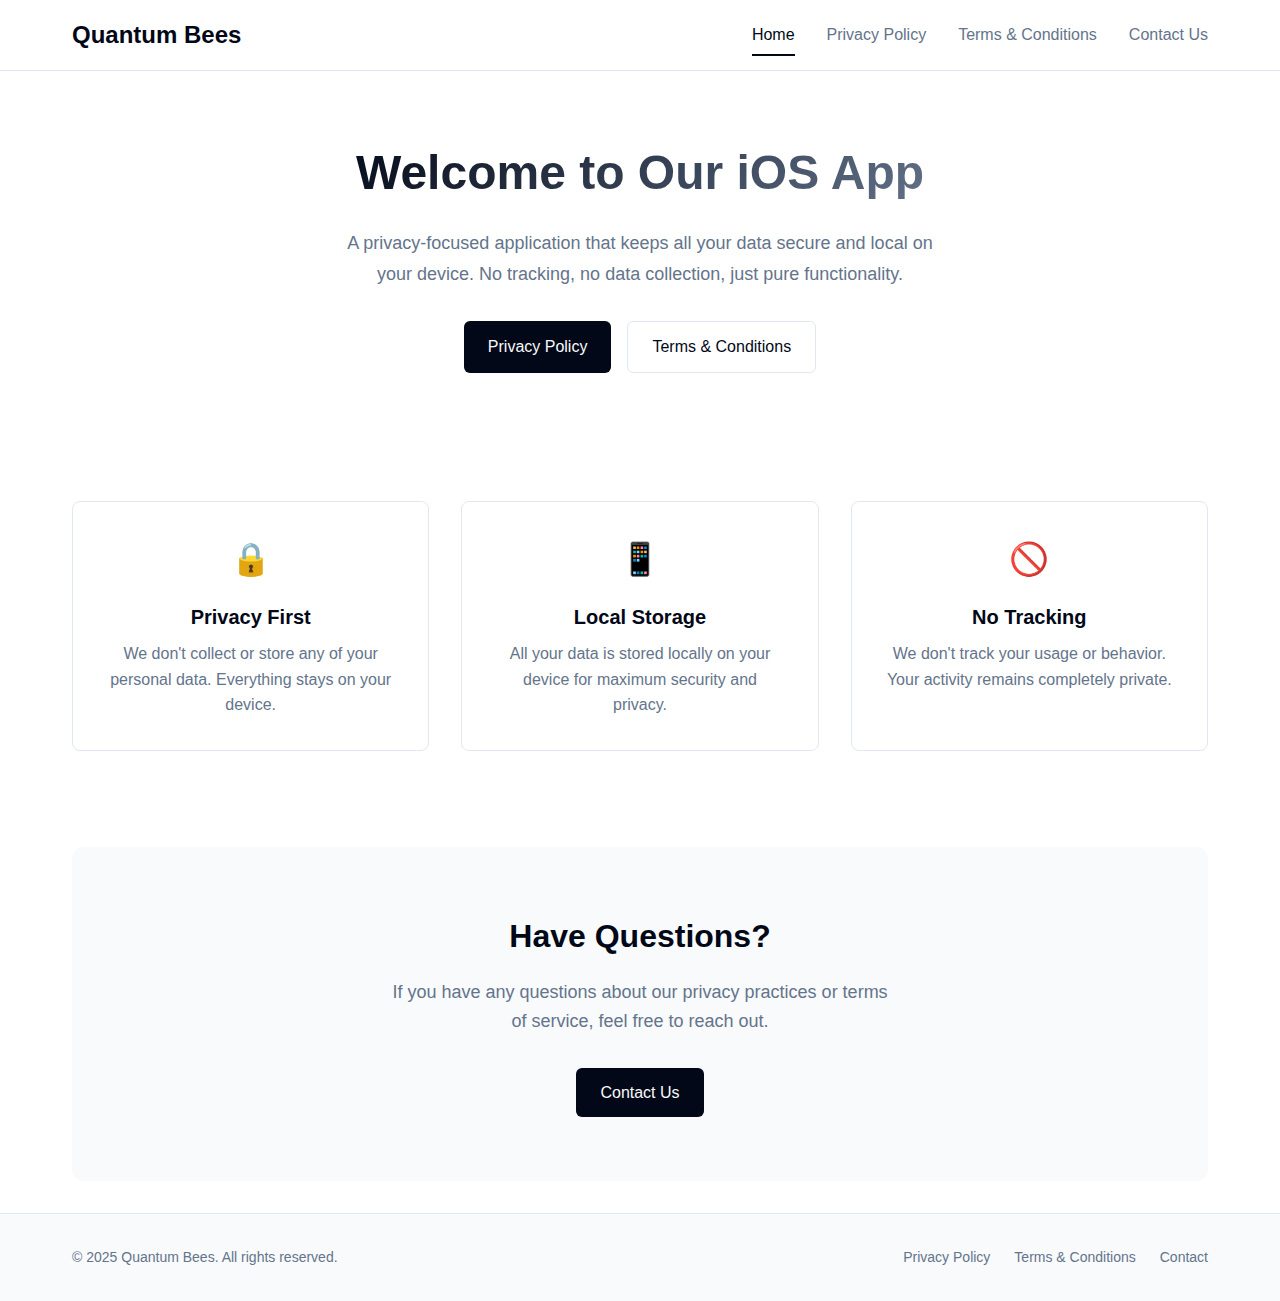
<file: index.html>
<!DOCTYPE html>
<html lang="en">
<head>
    <meta charset="UTF-8">
    <meta name="viewport" content="width=device-width, initial-scale=1.0">
    <title>Quantum Bees</title>
    <link rel="icon" type="image/png" href="favicon.png">
    <link rel="stylesheet" href="styles.css">
</head>
<body>
    <div class="container">
        <header class="header">
            <nav class="nav">
                <div class="nav-brand">
                    <h1>Quantum Bees</h1>
                </div>
                <div class="nav-links">
                    <a href="#" class="nav-link active">Home</a>
                    <a href="privacy-policy.html" class="nav-link">Privacy Policy</a>
                    <a href="terms-conditions.html" class="nav-link">Terms & Conditions</a>
                    <a href="contact.html" class="nav-link">Contact Us</a>
                </div>
            </nav>
        </header>

        <main class="main">
            <section class="hero">
                <div class="hero-content">
                    <h1 class="hero-title">Welcome to Our iOS App</h1>
                    <p class="hero-description">
                        A privacy-focused application that keeps all your data secure and local on your device.
                        No tracking, no data collection, just pure functionality.
                    </p>
                    <div class="hero-buttons">
                        <a href="privacy-policy.html" class="btn btn-primary">Privacy Policy</a>
                        <a href="terms-conditions.html" class="btn btn-secondary">Terms & Conditions</a>
                    </div>
                </div>
            </section>

            <section class="features">
                <div class="feature-grid">
                    <div class="feature-card">
                        <div class="feature-icon">🔒</div>
                        <h3>Privacy First</h3>
                        <p>We don't collect or store any of your personal data. Everything stays on your device.</p>
                    </div>
                    <div class="feature-card">
                        <div class="feature-icon">📱</div>
                        <h3>Local Storage</h3>
                        <p>All your data is stored locally on your device for maximum security and privacy.</p>
                    </div>
                    <div class="feature-card">
                        <div class="feature-icon">🚫</div>
                        <h3>No Tracking</h3>
                        <p>We don't track your usage or behavior. Your activity remains completely private.</p>
                    </div>
                </div>
            </section>

            <section class="cta">
                <div class="cta-content">
                    <h2>Have Questions?</h2>
                    <p>If you have any questions about our privacy practices or terms of service, feel free to reach out.</p>
                    <a href="contact.html" class="btn btn-primary">Contact Us</a>
                </div>
            </section>
        </main>

        <footer class="footer">
            <div class="footer-content">
                <p>&copy; 2025 Quantum Bees. All rights reserved.</p>
                <div class="footer-links">
                    <a href="privacy-policy.html">Privacy Policy</a>
                    <a href="terms-conditions.html">Terms & Conditions</a>
                    <a href="contact.html">Contact</a>
                </div>
            </div>
        </footer>
    </div>
</body>
</html>
</file>
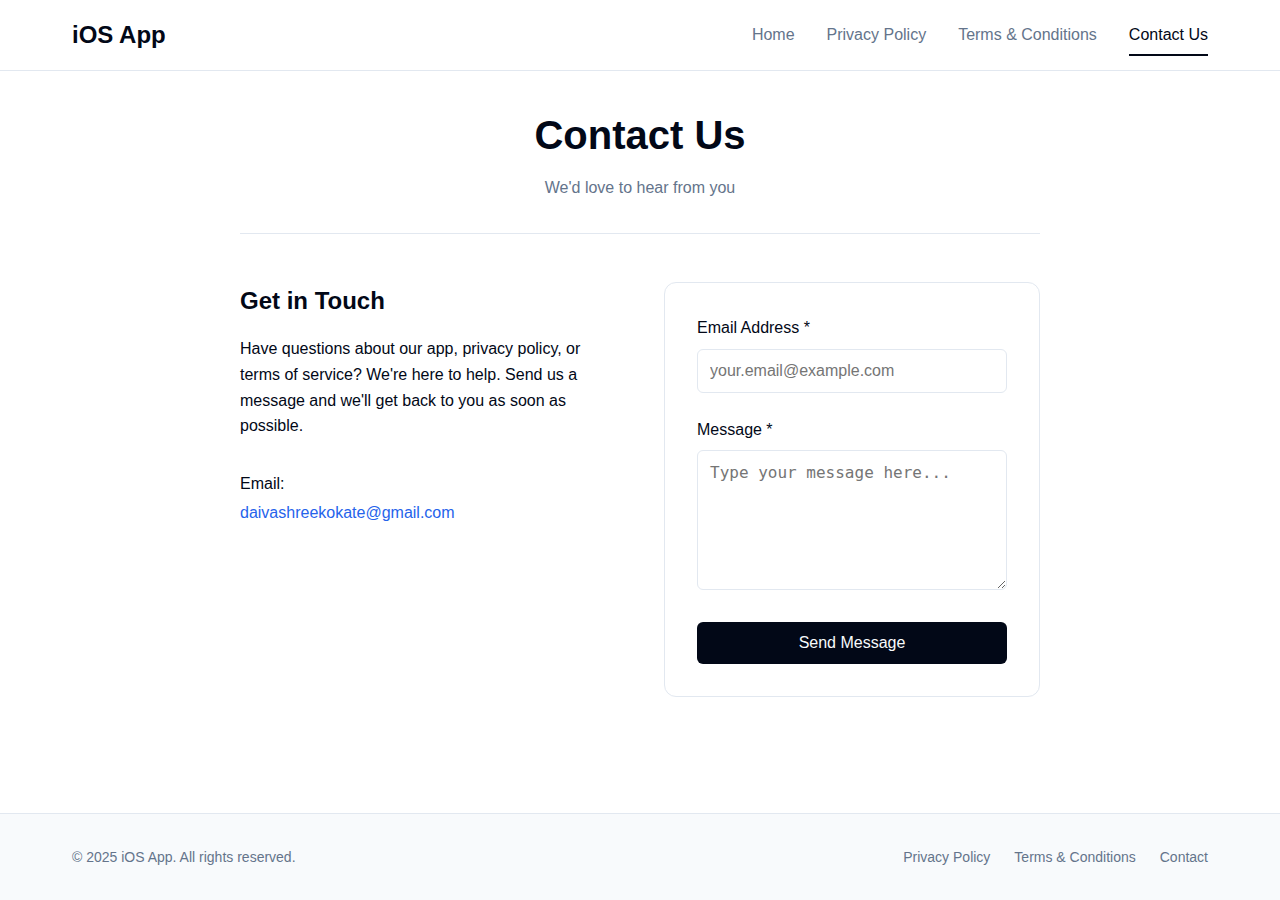
<file: contact.html>
<!DOCTYPE html>
<html lang="en">
<head>
    <meta charset="UTF-8">
    <meta name="viewport" content="width=device-width, initial-scale=1.0">
    <title>Contact Us - iOS App</title>
    <link rel="stylesheet" href="styles.css">
</head>
<body>
    <div class="container">
        <header class="header">
            <nav class="nav">
                <div class="nav-brand">
                    <h1>iOS App</h1>
                </div>
                <div class="nav-links">
                    <a href="index.html" class="nav-link">Home</a>
                    <a href="privacy-policy.html" class="nav-link">Privacy Policy</a>
                    <a href="terms-conditions.html" class="nav-link">Terms & Conditions</a>
                    <a href="#" class="nav-link active">Contact Us</a>
                </div>
            </nav>
        </header>

        <main class="main">
            <div class="content-page">
                <div class="page-header">
                    <h1>Contact Us</h1>
                    <p class="page-subtitle">We'd love to hear from you</p>
                </div>

                <div class="contact-content">
                    <div class="contact-info-section">
                        <h2>Get in Touch</h2>
                        <p>
                            Have questions about our app, privacy policy, or terms of service? 
                            We're here to help. Send us a message and we'll get back to you as soon as possible.
                        </p>
                        <div class="contact-details">
                            <div class="contact-item">
                                <span class="contact-label">Email:</span>
                                <a href="mailto:daivashreekokate@gmail.com" class="contact-value">daivashreekokate@gmail.com</a>
                            </div>
                        </div>
                    </div>

                    <div class="contact-form-section">
                        <form class="contact-form" id="contactForm">
                            <div class="form-group">
                                <label for="email" class="form-label">Email Address *</label>
                                <input 
                                    type="email" 
                                    id="email" 
                                    name="email" 
                                    class="form-input" 
                                    required
                                    placeholder="your.email@example.com"
                                >
                                <span class="error-message" id="emailError"></span>
                            </div>

                            <div class="form-group">
                                <label for="message" class="form-label">Message *</label>
                                <textarea 
                                    id="message" 
                                    name="message" 
                                    class="form-textarea" 
                                    required
                                    placeholder="Type your message here..."
                                    rows="6"
                                ></textarea>
                                <span class="error-message" id="messageError"></span>
                            </div>

                            <button type="submit" class="btn btn-primary btn-submit">
                                Send Message
                            </button>
                        </form>

                        <div class="form-success" id="successMessage" style="display: none;">
                            <div class="success-icon">✓</div>
                            <h3>Message Sent Successfully!</h3>
                            <p>Thank you for contacting us. We'll get back to you soon.</p>
                        </div>
                    </div>
                </div>
            </div>
        </main>

        <footer class="footer">
            <div class="footer-content">
                <p>&copy; 2025 iOS App. All rights reserved.</p>
                <div class="footer-links">
                    <a href="privacy-policy.html">Privacy Policy</a>
                    <a href="terms-conditions.html">Terms & Conditions</a>
                    <a href="contact.html">Contact</a>
                </div>
            </div>
        </footer>
    </div>

    <script>
        document.getElementById('contactForm').addEventListener('submit', function(e) {
            e.preventDefault();
            
            // Get form elements
            const email = document.getElementById('email');
            const message = document.getElementById('message');
            const emailError = document.getElementById('emailError');
            const messageError = document.getElementById('messageError');
            const form = document.getElementById('contactForm');
            const successMessage = document.getElementById('successMessage');
            
            // Clear previous errors
            emailError.textContent = '';
            messageError.textContent = '';
            email.classList.remove('error');
            message.classList.remove('error');
            
            let isValid = true;
            
            // Validate email
            if (!email.value.trim()) {
                emailError.textContent = 'Email is required';
                email.classList.add('error');
                isValid = false;
            } else if (!isValidEmail(email.value.trim())) {
                emailError.textContent = 'Please enter a valid email address';
                email.classList.add('error');
                isValid = false;
            }
            
            // Validate message
            if (!message.value.trim()) {
                messageError.textContent = 'Message is required';
                message.classList.add('error');
                isValid = false;
            }
            
            if (isValid) {
                // Create mailto link
                const subject = encodeURIComponent('Contact from iOS App Website');
                const body = encodeURIComponent(
                    `From: ${email.value.trim()}\n\nMessage:\n${message.value.trim()}`
                );
                const mailtoLink = `mailto:daivashreekokate@gmail.com?subject=${subject}&body=${body}`;
                
                // Open default email client
                window.location.href = mailtoLink;
                
                // Show success message
                form.style.display = 'none';
                successMessage.style.display = 'block';
                
                // Reset form after a delay
                setTimeout(() => {
                    form.reset();
                    form.style.display = 'block';
                    successMessage.style.display = 'none';
                }, 3000);
            }
        });
        
        function isValidEmail(email) {
            const emailRegex = /^[^\s@]+@[^\s@]+\.[^\s@]+$/;
            return emailRegex.test(email);
        }
    </script>
</body>
</html>
</file>
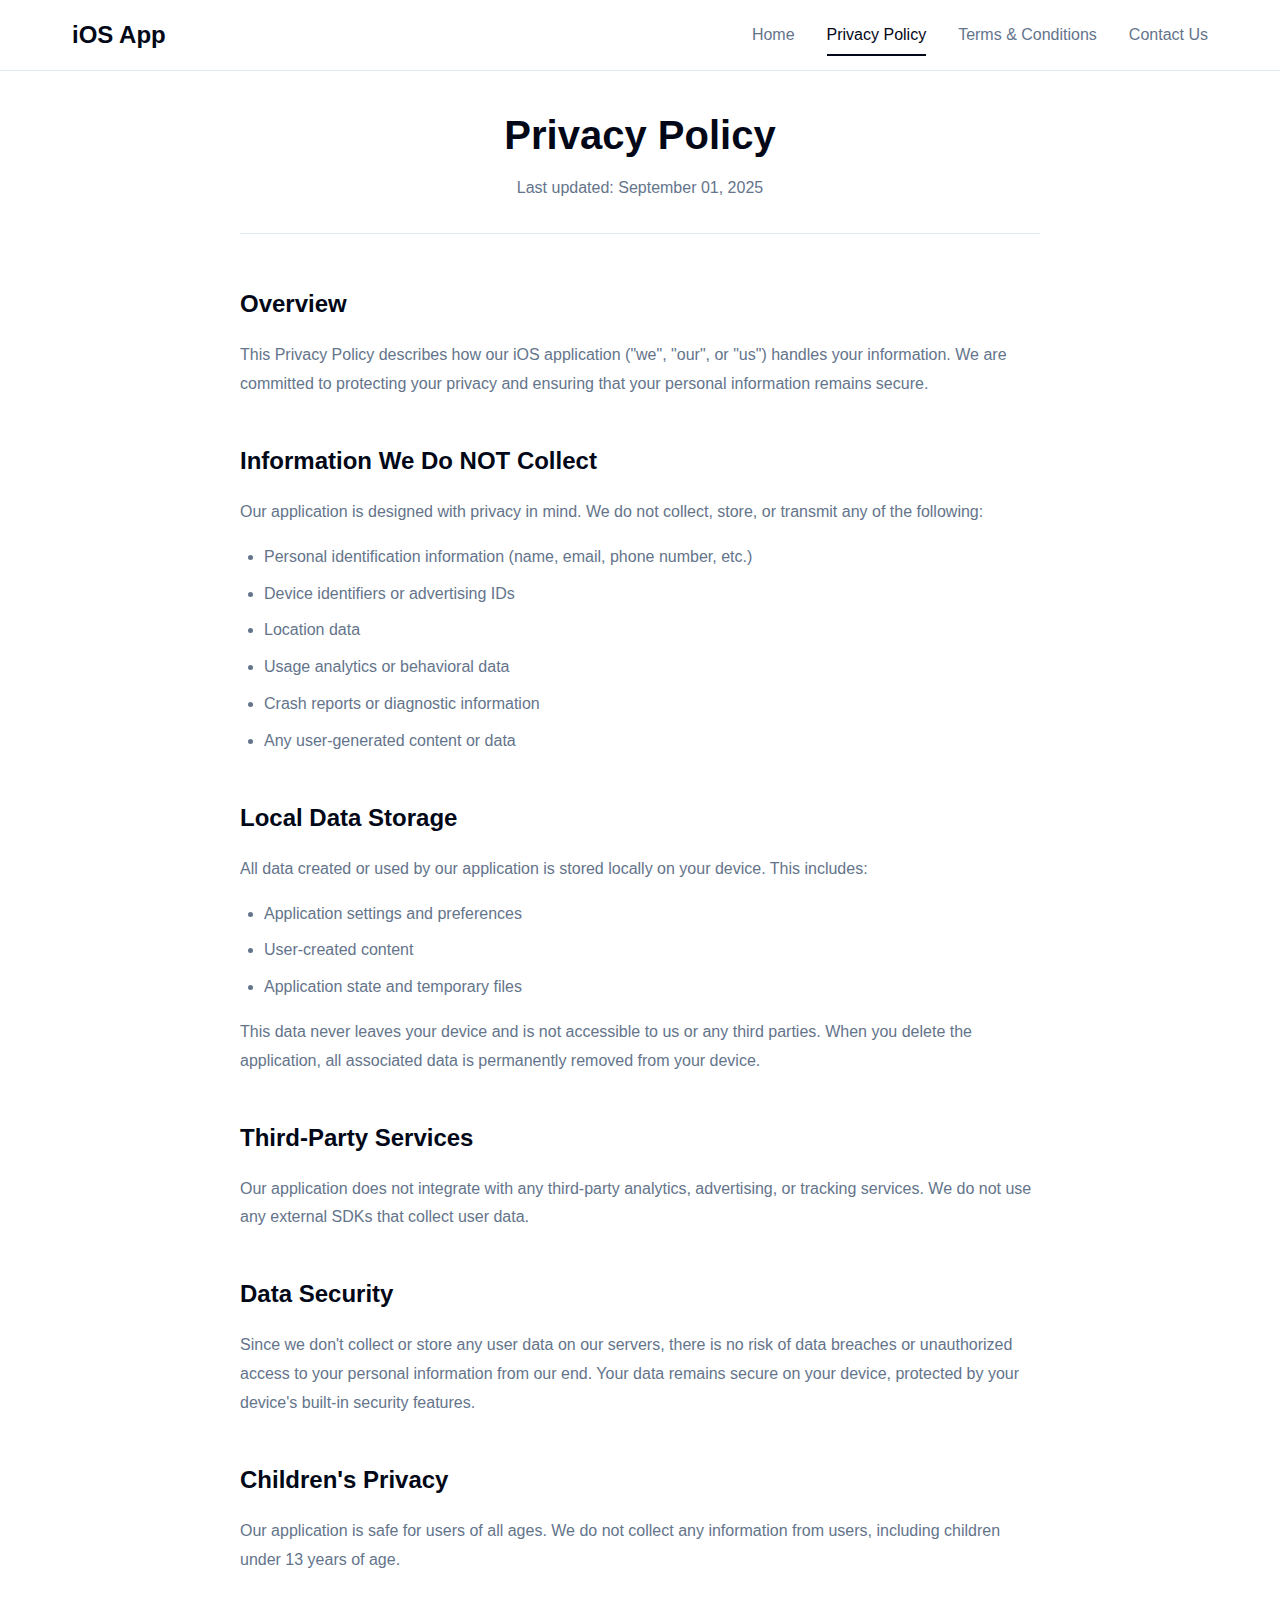
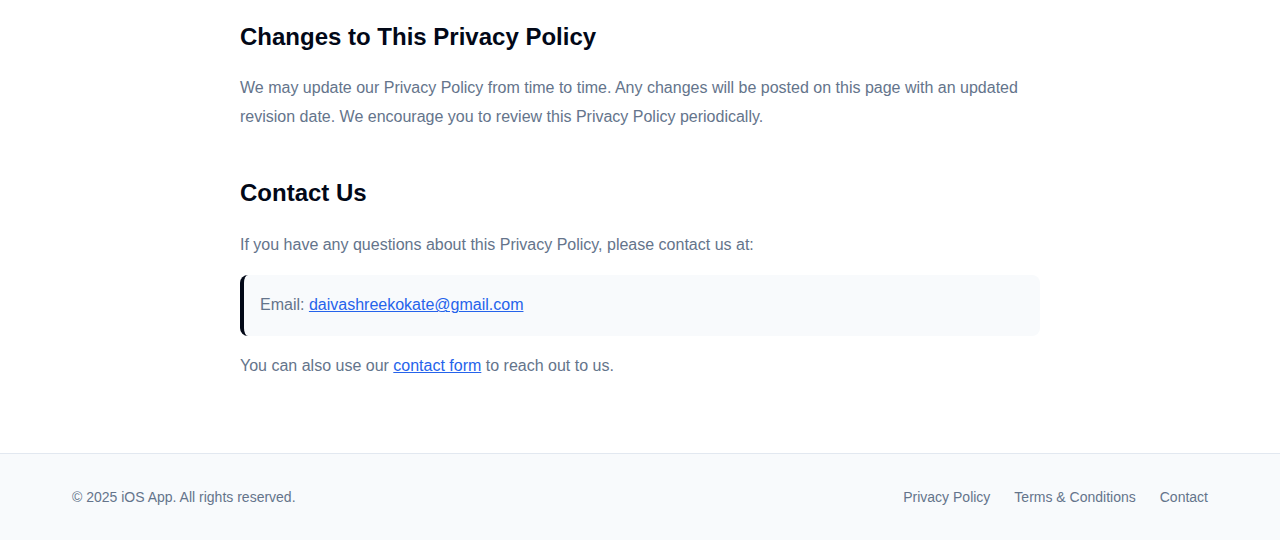
<file: privacy-policy.html>
<!DOCTYPE html>
<html lang="en">
<head>
    <meta charset="UTF-8">
    <meta name="viewport" content="width=device-width, initial-scale=1.0">
    <title>Privacy Policy - iOS App</title>
    <link rel="stylesheet" href="styles.css">
</head>
<body>
    <div class="container">
        <header class="header">
            <nav class="nav">
                <div class="nav-brand">
                    <h1>iOS App</h1>
                </div>
                <div class="nav-links">
                    <a href="index.html" class="nav-link">Home</a>
                    <a href="#" class="nav-link active">Privacy Policy</a>
                    <a href="terms-conditions.html" class="nav-link">Terms & Conditions</a>
                    <a href="contact.html" class="nav-link">Contact Us</a>
                </div>
            </nav>
        </header>

        <main class="main">
            <div class="content-page">
                <div class="page-header">
                    <h1>Privacy Policy</h1>
                    <p class="page-subtitle">Last updated: September 01, 2025</p>
                </div>

                <div class="content">
                    <section class="content-section">
                        <h2>Overview</h2>
                        <p>
                            This Privacy Policy describes how our iOS application ("we", "our", or "us") handles your information. 
                            We are committed to protecting your privacy and ensuring that your personal information remains secure.
                        </p>
                    </section>

                    <section class="content-section">
                        <h2>Information We Do NOT Collect</h2>
                        <p>Our application is designed with privacy in mind. We do not collect, store, or transmit any of the following:</p>
                        <ul>
                            <li>Personal identification information (name, email, phone number, etc.)</li>
                            <li>Device identifiers or advertising IDs</li>
                            <li>Location data</li>
                            <li>Usage analytics or behavioral data</li>
                            <li>Crash reports or diagnostic information</li>
                            <li>Any user-generated content or data</li>
                        </ul>
                    </section>

                    <section class="content-section">
                        <h2>Local Data Storage</h2>
                        <p>
                            All data created or used by our application is stored locally on your device. This includes:
                        </p>
                        <ul>
                            <li>Application settings and preferences</li>
                            <li>User-created content</li>
                            <li>Application state and temporary files</li>
                        </ul>
                        <p>
                            This data never leaves your device and is not accessible to us or any third parties. 
                            When you delete the application, all associated data is permanently removed from your device.
                        </p>
                    </section>

                    <section class="content-section">
                        <h2>Third-Party Services</h2>
                        <p>
                            Our application does not integrate with any third-party analytics, advertising, or tracking services. 
                            We do not use any external SDKs that collect user data.
                        </p>
                    </section>

                    <section class="content-section">
                        <h2>Data Security</h2>
                        <p>
                            Since we don't collect or store any user data on our servers, there is no risk of data breaches 
                            or unauthorized access to your personal information from our end. Your data remains secure on 
                            your device, protected by your device's built-in security features.
                        </p>
                    </section>

                    <section class="content-section">
                        <h2>Children's Privacy</h2>
                        <p>
                            Our application is safe for users of all ages. We do not collect any information from users, 
                            including children under 13 years of age.
                        </p>
                    </section>

                    <section class="content-section">
                        <h2>Changes to This Privacy Policy</h2>
                        <p>
                            We may update our Privacy Policy from time to time. Any changes will be posted on this page 
                            with an updated revision date. We encourage you to review this Privacy Policy periodically.
                        </p>
                    </section>

                    <section class="content-section">
                        <h2>Contact Us</h2>
                        <p>
                            If you have any questions about this Privacy Policy, please contact us at:
                        </p>
                        <p class="contact-info">
                            Email: <a href="mailto:daivashreekokate@gmail.com">daivashreekokate@gmail.com</a>
                        </p>
                        <p>
                            You can also use our <a href="contact.html">contact form</a> to reach out to us.
                        </p>
                    </section>
                </div>
            </div>
        </main>

        <footer class="footer">
            <div class="footer-content">
                <p>&copy; 2025 iOS App. All rights reserved.</p>
                <div class="footer-links">
                    <a href="privacy-policy.html">Privacy Policy</a>
                    <a href="terms-conditions.html">Terms & Conditions</a>
                    <a href="contact.html">Contact</a>
                </div>
            </div>
        </footer>
    </div>
</body>
</html>
</file>
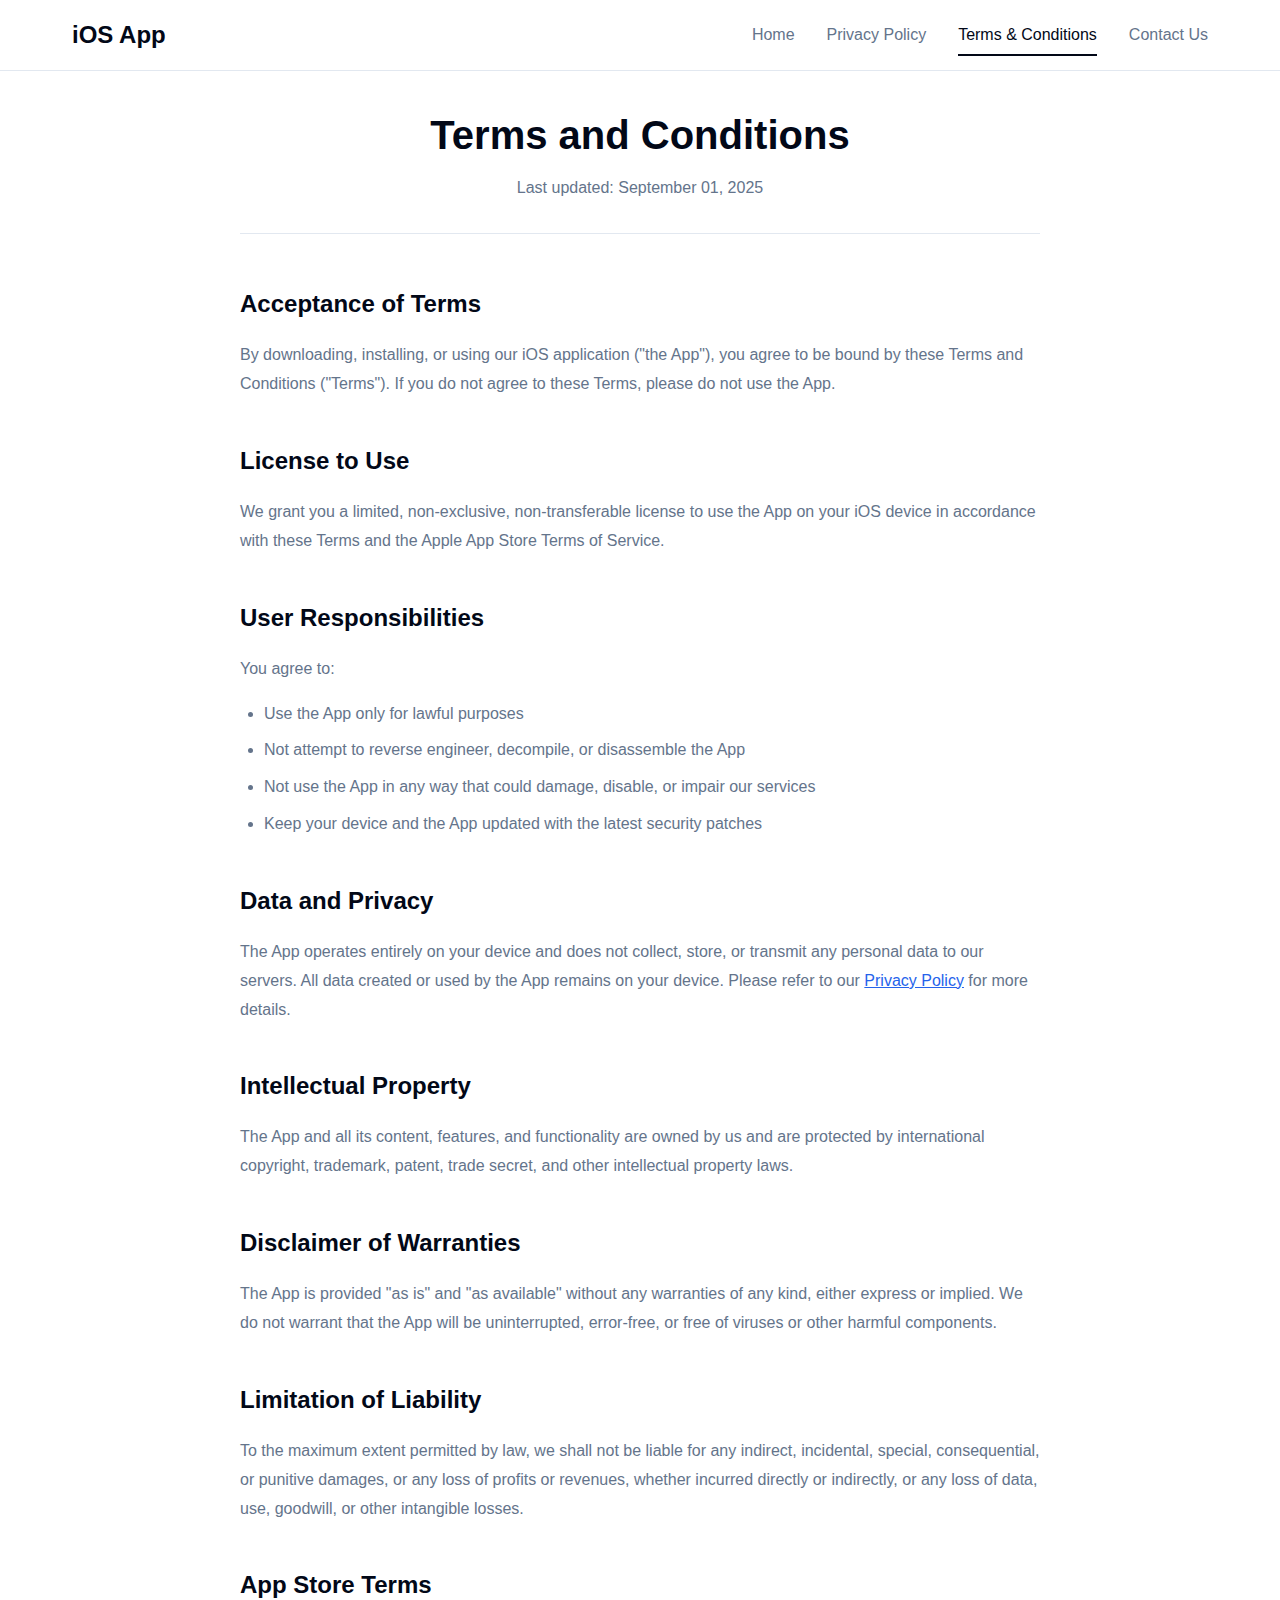
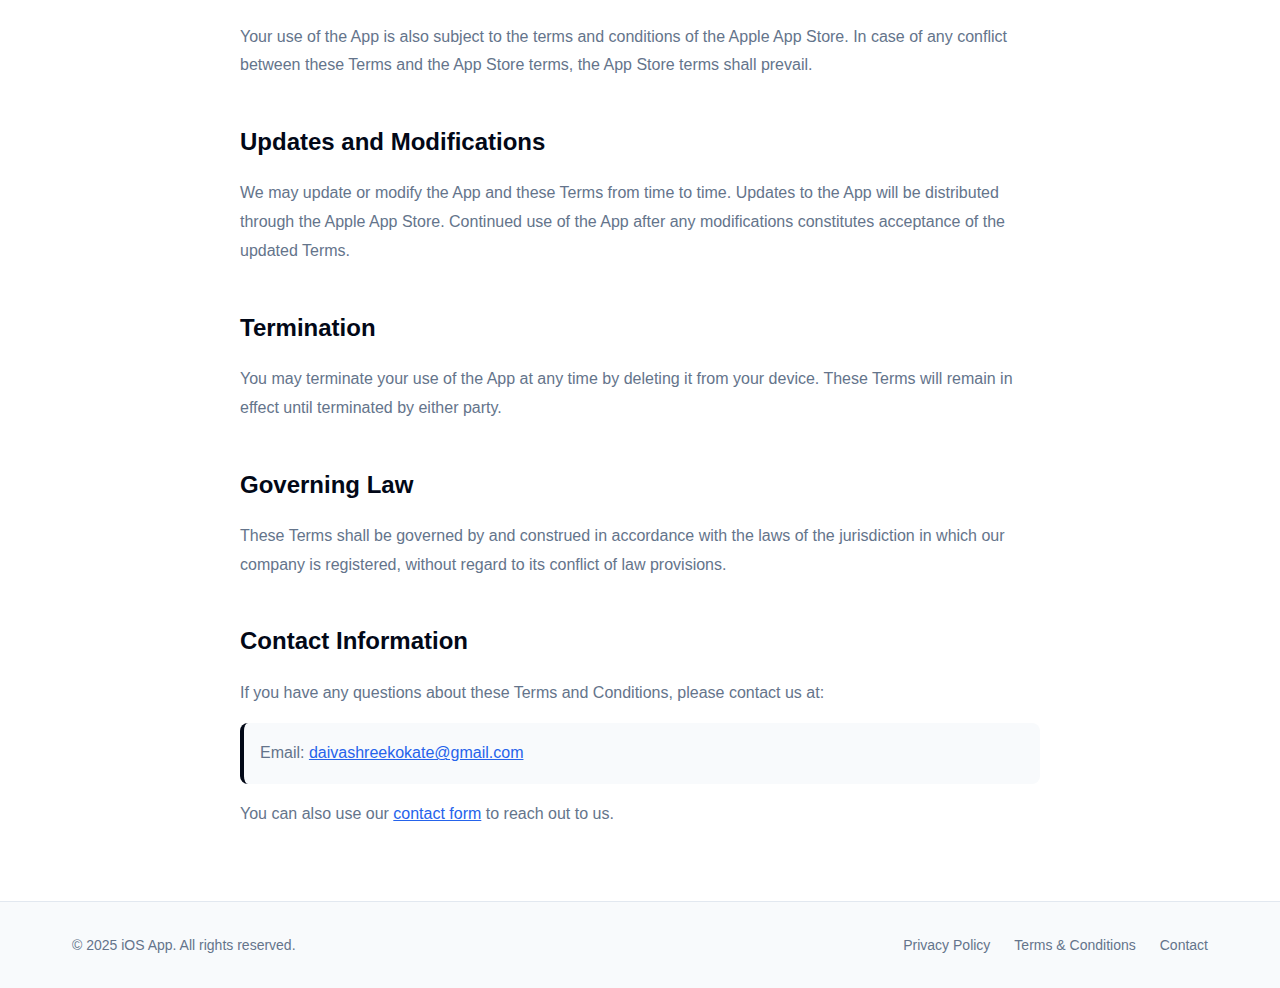
<file: terms-conditions.html>
<!DOCTYPE html>
<html lang="en">
<head>
    <meta charset="UTF-8">
    <meta name="viewport" content="width=device-width, initial-scale=1.0">
    <title>Terms and Conditions - iOS App</title>
    <link rel="stylesheet" href="styles.css">
</head>
<body>
    <div class="container">
        <header class="header">
            <nav class="nav">
                <div class="nav-brand">
                    <h1>iOS App</h1>
                </div>
                <div class="nav-links">
                    <a href="index.html" class="nav-link">Home</a>
                    <a href="privacy-policy.html" class="nav-link">Privacy Policy</a>
                    <a href="#" class="nav-link active">Terms & Conditions</a>
                    <a href="contact.html" class="nav-link">Contact Us</a>
                </div>
            </nav>
        </header>

        <main class="main">
            <div class="content-page">
                <div class="page-header">
                    <h1>Terms and Conditions</h1>
                    <p class="page-subtitle">Last updated: September 01, 2025</p>
                </div>

                <div class="content">
                    <section class="content-section">
                        <h2>Acceptance of Terms</h2>
                        <p>
                            By downloading, installing, or using our iOS application ("the App"), you agree to be bound by these 
                            Terms and Conditions ("Terms"). If you do not agree to these Terms, please do not use the App.
                        </p>
                    </section>

                    <section class="content-section">
                        <h2>License to Use</h2>
                        <p>
                            We grant you a limited, non-exclusive, non-transferable license to use the App on your iOS device 
                            in accordance with these Terms and the Apple App Store Terms of Service.
                        </p>
                    </section>

                    <section class="content-section">
                        <h2>User Responsibilities</h2>
                        <p>You agree to:</p>
                        <ul>
                            <li>Use the App only for lawful purposes</li>
                            <li>Not attempt to reverse engineer, decompile, or disassemble the App</li>
                            <li>Not use the App in any way that could damage, disable, or impair our services</li>
                            <li>Keep your device and the App updated with the latest security patches</li>
                        </ul>
                    </section>

                    <section class="content-section">
                        <h2>Data and Privacy</h2>
                        <p>
                            The App operates entirely on your device and does not collect, store, or transmit any personal data 
                            to our servers. All data created or used by the App remains on your device. Please refer to our 
                            <a href="privacy-policy.html">Privacy Policy</a> for more details.
                        </p>
                    </section>

                    <section class="content-section">
                        <h2>Intellectual Property</h2>
                        <p>
                            The App and all its content, features, and functionality are owned by us and are protected by 
                            international copyright, trademark, patent, trade secret, and other intellectual property laws.
                        </p>
                    </section>

                    <section class="content-section">
                        <h2>Disclaimer of Warranties</h2>
                        <p>
                            The App is provided "as is" and "as available" without any warranties of any kind, either express 
                            or implied. We do not warrant that the App will be uninterrupted, error-free, or free of viruses 
                            or other harmful components.
                        </p>
                    </section>

                    <section class="content-section">
                        <h2>Limitation of Liability</h2>
                        <p>
                            To the maximum extent permitted by law, we shall not be liable for any indirect, incidental, 
                            special, consequential, or punitive damages, or any loss of profits or revenues, whether incurred 
                            directly or indirectly, or any loss of data, use, goodwill, or other intangible losses.
                        </p>
                    </section>

                    <section class="content-section">
                        <h2>App Store Terms</h2>
                        <p>
                            Your use of the App is also subject to the terms and conditions of the Apple App Store. 
                            In case of any conflict between these Terms and the App Store terms, the App Store terms shall prevail.
                        </p>
                    </section>

                    <section class="content-section">
                        <h2>Updates and Modifications</h2>
                        <p>
                            We may update or modify the App and these Terms from time to time. Updates to the App will be 
                            distributed through the Apple App Store. Continued use of the App after any modifications 
                            constitutes acceptance of the updated Terms.
                        </p>
                    </section>

                    <section class="content-section">
                        <h2>Termination</h2>
                        <p>
                            You may terminate your use of the App at any time by deleting it from your device. 
                            These Terms will remain in effect until terminated by either party.
                        </p>
                    </section>

                    <section class="content-section">
                        <h2>Governing Law</h2>
                        <p>
                            These Terms shall be governed by and construed in accordance with the laws of the jurisdiction 
                            in which our company is registered, without regard to its conflict of law provisions.
                        </p>
                    </section>

                    <section class="content-section">
                        <h2>Contact Information</h2>
                        <p>
                            If you have any questions about these Terms and Conditions, please contact us at:
                        </p>
                        <p class="contact-info">
                            Email: <a href="mailto:daivashreekokate@gmail.com">daivashreekokate@gmail.com</a>
                        </p>
                        <p>
                            You can also use our <a href="contact.html">contact form</a> to reach out to us.
                        </p>
                    </section>
                </div>
            </div>
        </main>

        <footer class="footer">
            <div class="footer-content">
                <p>&copy; 2025 iOS App. All rights reserved.</p>
                <div class="footer-links">
                    <a href="privacy-policy.html">Privacy Policy</a>
                    <a href="terms-conditions.html">Terms & Conditions</a>
                    <a href="contact.html">Contact</a>
                </div>
            </div>
        </footer>
    </div>
</body>
</html>
</file>
<file: styles.css>
/* Reset and base styles */
* {
    margin: 0;
    padding: 0;
    box-sizing: border-box;
}

html {
    font-size: 16px;
    scroll-behavior: smooth;
}

body {
    font-family: -apple-system, BlinkMacSystemFont, "Segoe UI", Roboto, "Helvetica Neue", Arial, sans-serif;
    line-height: 1.6;
    color: hsl(222.2, 84%, 4.9%);
    background-color: hsl(0, 0%, 100%);
    -webkit-font-smoothing: antialiased;
    -moz-osx-font-smoothing: grayscale;
}

/* Container */
.container {
    min-height: 100vh;
    display: flex;
    flex-direction: column;
}

/* Header and Navigation */
.header {
    border-bottom: 1px solid hsl(214.3, 31.8%, 91.4%);
    background-color: hsl(0, 0%, 100%);
    position: sticky;
    top: 0;
    z-index: 100;
}

.nav {
    max-width: 1200px;
    margin: 0 auto;
    padding: 1rem 2rem;
    display: flex;
    justify-content: space-between;
    align-items: center;
}

.nav-brand h1 {
    font-size: 1.5rem;
    font-weight: 600;
    color: hsl(222.2, 84%, 4.9%);
}

.nav-links {
    display: flex;
    gap: 2rem;
}

.nav-link {
    text-decoration: none;
    color: hsl(215.4, 16.3%, 46.9%);
    font-weight: 500;
    transition: color 0.2s ease;
    position: relative;
}

.nav-link:hover,
.nav-link.active {
    color: hsl(222.2, 84%, 4.9%);
}

.nav-link.active::after {
    content: '';
    position: absolute;
    bottom: -0.5rem;
    left: 0;
    right: 0;
    height: 2px;
    background-color: hsl(222.2, 84%, 4.9%);
}

/* Main content */
.main {
    flex: 1;
    max-width: 1200px;
    margin: 0 auto;
    padding: 0 2rem;
    width: 100%;
}

/* Hero section */
.hero {
    padding: 4rem 0;
    text-align: center;
}

.hero-content {
    max-width: 600px;
    margin: 0 auto;
}

.hero-title {
    font-size: 3rem;
    font-weight: 700;
    margin-bottom: 1rem;
    background: linear-gradient(135deg, hsl(222.2, 84%, 4.9%), hsl(215.4, 16.3%, 46.9%));
    -webkit-background-clip: text;
    -webkit-text-fill-color: transparent;
    background-clip: text;
}

.hero-description {
    font-size: 1.125rem;
    color: hsl(215.4, 16.3%, 46.9%);
    margin-bottom: 2rem;
    line-height: 1.7;
}

.hero-buttons {
    display: flex;
    gap: 1rem;
    justify-content: center;
    flex-wrap: wrap;
}

/* Features section */
.features {
    padding: 4rem 0;
}

.feature-grid {
    display: grid;
    grid-template-columns: repeat(auto-fit, minmax(300px, 1fr));
    gap: 2rem;
}

.feature-card {
    padding: 2rem;
    border: 1px solid hsl(214.3, 31.8%, 91.4%);
    border-radius: 0.5rem;
    text-align: center;
    transition: transform 0.2s ease, box-shadow 0.2s ease;
}

.feature-card:hover {
    transform: translateY(-2px);
    box-shadow: 0 4px 12px hsl(214.3, 31.8%, 91.4%);
}

.feature-icon {
    font-size: 2rem;
    margin-bottom: 1rem;
}

.feature-card h3 {
    font-size: 1.25rem;
    font-weight: 600;
    margin-bottom: 0.5rem;
    color: hsl(222.2, 84%, 4.9%);
}

.feature-card p {
    color: hsl(215.4, 16.3%, 46.9%);
    line-height: 1.6;
}

/* CTA section */
.cta {
    padding: 4rem 0;
    text-align: center;
    background-color: hsl(210, 40%, 98%);
    border-radius: 0.75rem;
    margin: 2rem 0;
}

.cta-content {
    max-width: 500px;
    margin: 0 auto;
}

.cta h2 {
    font-size: 2rem;
    font-weight: 600;
    margin-bottom: 1rem;
    color: hsl(222.2, 84%, 4.9%);
}

.cta p {
    color: hsl(215.4, 16.3%, 46.9%);
    margin-bottom: 2rem;
    font-size: 1.125rem;
}

/* Content pages */
.content-page {
    padding: 2rem 0;
    max-width: 800px;
    margin: 0 auto;
}

.page-header {
    text-align: center;
    margin-bottom: 3rem;
    padding-bottom: 2rem;
    border-bottom: 1px solid hsl(214.3, 31.8%, 91.4%);
}

.page-header h1 {
    font-size: 2.5rem;
    font-weight: 700;
    margin-bottom: 0.5rem;
    color: hsl(222.2, 84%, 4.9%);
}

.page-subtitle {
    color: hsl(215.4, 16.3%, 46.9%);
    font-size: 1rem;
}

.content {
    line-height: 1.8;
}

.content-section {
    margin-bottom: 2.5rem;
}

.content-section h2 {
    font-size: 1.5rem;
    font-weight: 600;
    margin-bottom: 1rem;
    color: hsl(222.2, 84%, 4.9%);
}

.content-section p {
    margin-bottom: 1rem;
    color: hsl(215.4, 16.3%, 46.9%);
}

.content-section ul {
    margin: 1rem 0;
    padding-left: 1.5rem;
}

.content-section li {
    margin-bottom: 0.5rem;
    color: hsl(215.4, 16.3%, 46.9%);
}

.contact-info {
    background-color: hsl(210, 40%, 98%);
    padding: 1rem;
    border-radius: 0.5rem;
    border-left: 4px solid hsl(222.2, 84%, 4.9%);
}

/* Contact page specific styles */
.contact-content {
    display: grid;
    grid-template-columns: 1fr 1fr;
    gap: 3rem;
    align-items: start;
}

.contact-info-section h2 {
    font-size: 1.5rem;
    font-weight: 600;
    margin-bottom: 1rem;
    color: hsl(222.2, 84%, 4.9%);
}

.contact-details {
    margin-top: 2rem;
}

.contact-item {
    display: flex;
    flex-direction: column;
    gap: 0.25rem;
    margin-bottom: 1rem;
}

.contact-label {
    font-weight: 500;
    color: hsl(222.2, 84%, 4.9%);
}

.contact-value {
    color: hsl(221.2, 83.2%, 53.3%);
    text-decoration: none;
}

.contact-value:hover {
    text-decoration: underline;
}

/* Form styles */
.contact-form {
    background-color: hsl(0, 0%, 100%);
    border: 1px solid hsl(214.3, 31.8%, 91.4%);
    border-radius: 0.75rem;
    padding: 2rem;
}

.form-group {
    margin-bottom: 1.5rem;
}

.form-label {
    display: block;
    font-weight: 500;
    margin-bottom: 0.5rem;
    color: hsl(222.2, 84%, 4.9%);
}

.form-input,
.form-textarea {
    width: 100%;
    padding: 0.75rem;
    border: 1px solid hsl(214.3, 31.8%, 91.4%);
    border-radius: 0.375rem;
    font-size: 1rem;
    transition: border-color 0.2s ease, box-shadow 0.2s ease;
    background-color: hsl(0, 0%, 100%);
}

.form-input:focus,
.form-textarea:focus {
    outline: none;
    border-color: hsl(221.2, 83.2%, 53.3%);
    box-shadow: 0 0 0 3px hsl(221.2, 83.2%, 53.3%, 0.1);
}

.form-input.error,
.form-textarea.error {
    border-color: hsl(0, 84.2%, 60.2%);
}

.form-textarea {
    resize: vertical;
    min-height: 120px;
}

.error-message {
    display: block;
    color: hsl(0, 84.2%, 60.2%);
    font-size: 0.875rem;
    margin-top: 0.25rem;
}

.form-success {
    text-align: center;
    padding: 2rem;
    background-color: hsl(142.1, 76.2%, 36.3%, 0.1);
    border: 1px solid hsl(142.1, 76.2%, 36.3%, 0.3);
    border-radius: 0.75rem;
}

.success-icon {
    font-size: 3rem;
    color: hsl(142.1, 76.2%, 36.3%);
    margin-bottom: 1rem;
}

.form-success h3 {
    color: hsl(142.1, 76.2%, 36.3%);
    margin-bottom: 0.5rem;
}

.form-success p {
    color: hsl(215.4, 16.3%, 46.9%);
}

/* Buttons */
.btn {
    display: inline-flex;
    align-items: center;
    justify-content: center;
    font-weight: 500;
    padding: 0.75rem 1.5rem;
    border-radius: 0.375rem;
    text-decoration: none;
    transition: all 0.2s ease;
    border: none;
    cursor: pointer;
    font-size: 1rem;
    font-family: inherit;
}

.btn-primary {
    background-color: hsl(222.2, 84%, 4.9%);
    color: hsl(210, 40%, 98%);
}

.btn-primary:hover {
    background-color: hsl(222.2, 84%, 4.9%, 0.9);
    transform: translateY(-1px);
}

.btn-secondary {
    background-color: transparent;
    color: hsl(222.2, 84%, 4.9%);
    border: 1px solid hsl(214.3, 31.8%, 91.4%);
}

.btn-secondary:hover {
    background-color: hsl(210, 40%, 98%);
}

.btn-submit {
    width: 100%;
}

/* Footer */
.footer {
    border-top: 1px solid hsl(214.3, 31.8%, 91.4%);
    background-color: hsl(210, 40%, 98%);
    margin-top: auto;
}

.footer-content {
    max-width: 1200px;
    margin: 0 auto;
    padding: 2rem;
    display: flex;
    justify-content: space-between;
    align-items: center;
    flex-wrap: wrap;
    gap: 1rem;
}

.footer-content p {
    color: hsl(215.4, 16.3%, 46.9%);
    font-size: 0.875rem;
}

.footer-links {
    display: flex;
    gap: 1.5rem;
}

.footer-links a {
    color: hsl(215.4, 16.3%, 46.9%);
    text-decoration: none;
    font-size: 0.875rem;
    transition: color 0.2s ease;
}

.footer-links a:hover {
    color: hsl(222.2, 84%, 4.9%);
}

/* Responsive design */
@media (max-width: 768px) {
    .nav {
        padding: 1rem;
        flex-direction: column;
        gap: 1rem;
    }
    
    .nav-links {
        gap: 1rem;
        flex-wrap: wrap;
        justify-content: center;
    }
    
    .main {
        padding: 0 1rem;
    }
    
    .hero {
        padding: 2rem 0;
    }
    
    .hero-title {
        font-size: 2rem;
    }
    
    .hero-description {
        font-size: 1rem;
    }
    
    .hero-buttons {
        flex-direction: column;
        align-items: center;
    }
    
    .btn {
        width: 100%;
        max-width: 300px;
    }
    
    .feature-grid {
        grid-template-columns: 1fr;
        gap: 1.5rem;
    }
    
    .feature-card {
        padding: 1.5rem;
    }
    
    .contact-content {
        grid-template-columns: 1fr;
        gap: 2rem;
    }
    
    .contact-form {
        padding: 1.5rem;
    }
    
    .footer-content {
        flex-direction: column;
        text-align: center;
        gap: 1rem;
    }
    
    .footer-links {
        justify-content: center;
    }
}

@media (max-width: 480px) {
    .nav-links {
        gap: 0.5rem;
        font-size: 0.875rem;
    }
    
    .page-header h1 {
        font-size: 2rem;
    }
    
    .hero-title {
        font-size: 1.75rem;
    }
    
    .cta h2 {
        font-size: 1.5rem;
    }
    
    .content-section h2 {
        font-size: 1.25rem;
    }
}

/* Link styles */
a {
    color: hsl(221.2, 83.2%, 53.3%);
}

a:hover {
    color: hsl(221.2, 83.2%, 53.3%, 0.8);
}

/* Accessibility improvements */
@media (prefers-reduced-motion: reduce) {
    * {
        animation-duration: 0.01ms !important;
        animation-iteration-count: 1 !important;
        transition-duration: 0.01ms !important;
        scroll-behavior: auto !important;
    }
}

/* Focus visible for better accessibility */
.btn:focus-visible,
.nav-link:focus-visible,
.form-input:focus-visible,
.form-textarea:focus-visible {
    outline: 2px solid hsl(221.2, 83.2%, 53.3%);
    outline-offset: 2px;
}
</file>
